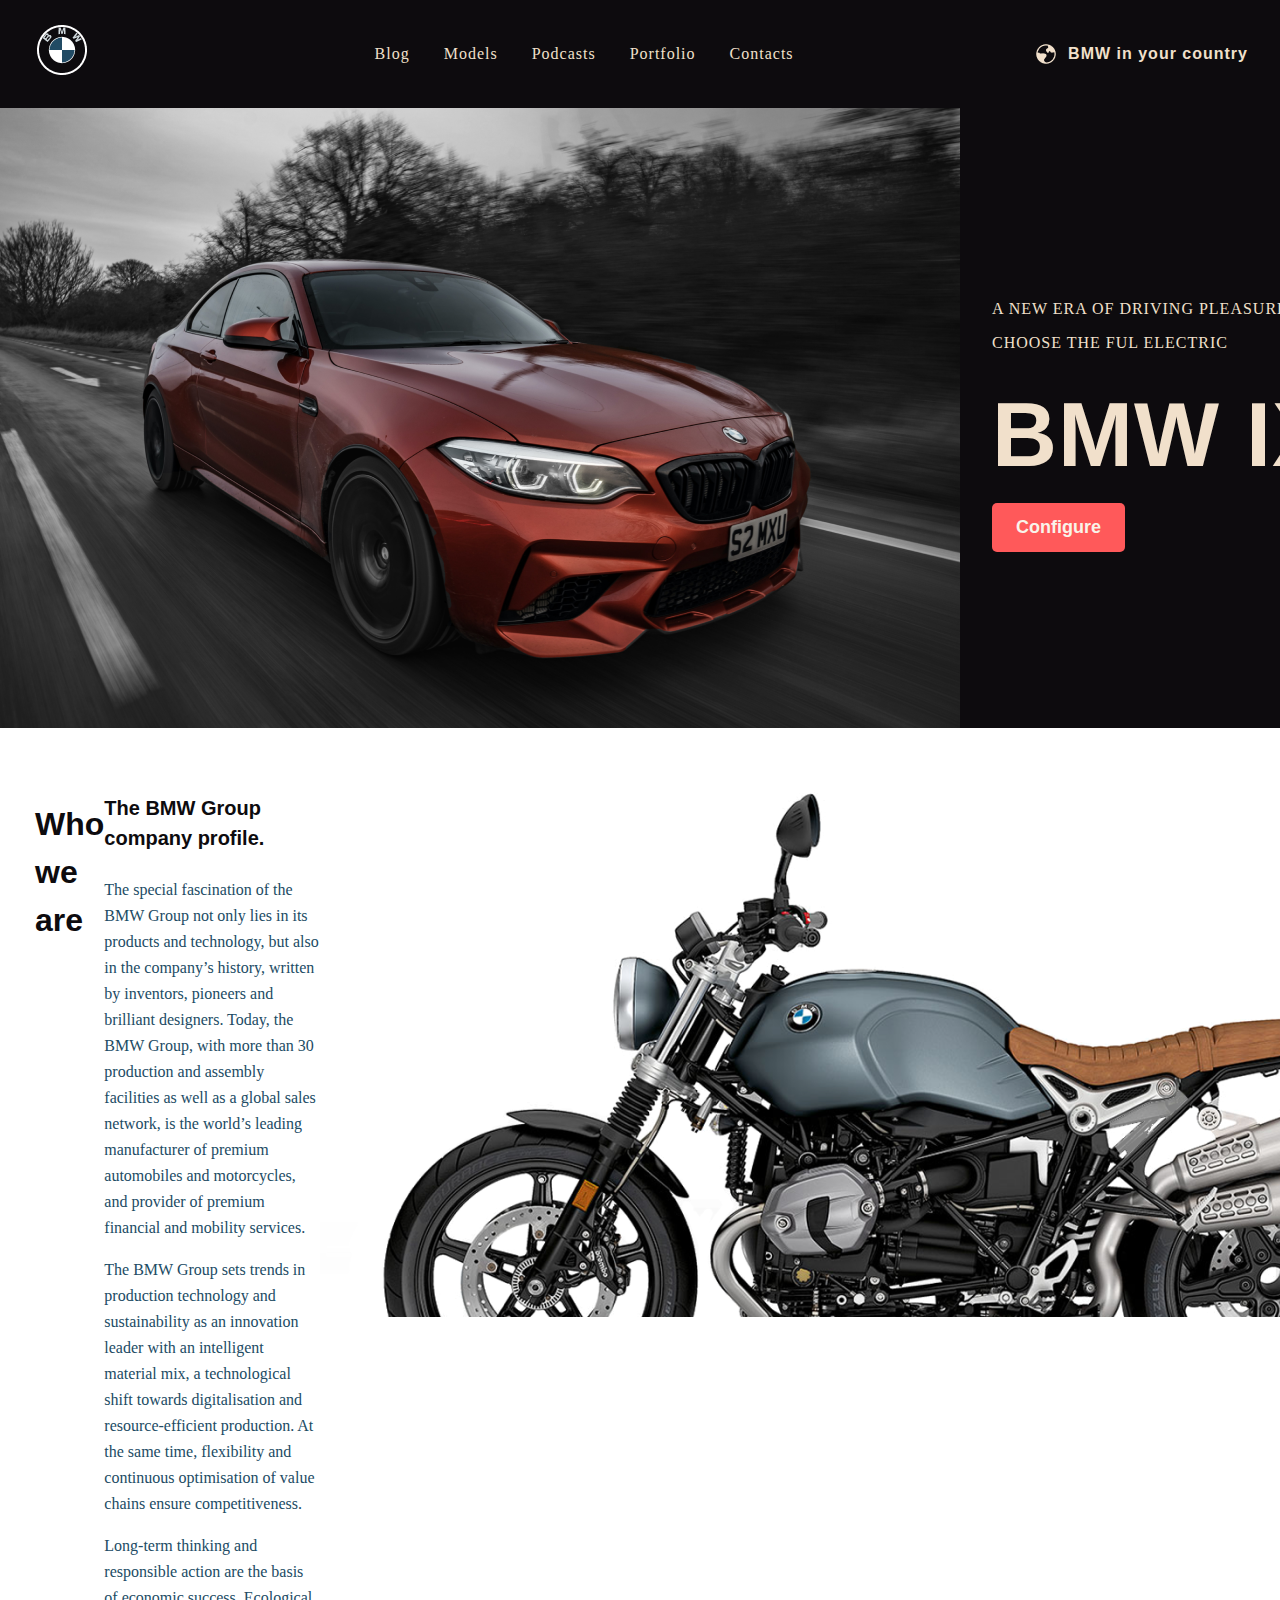
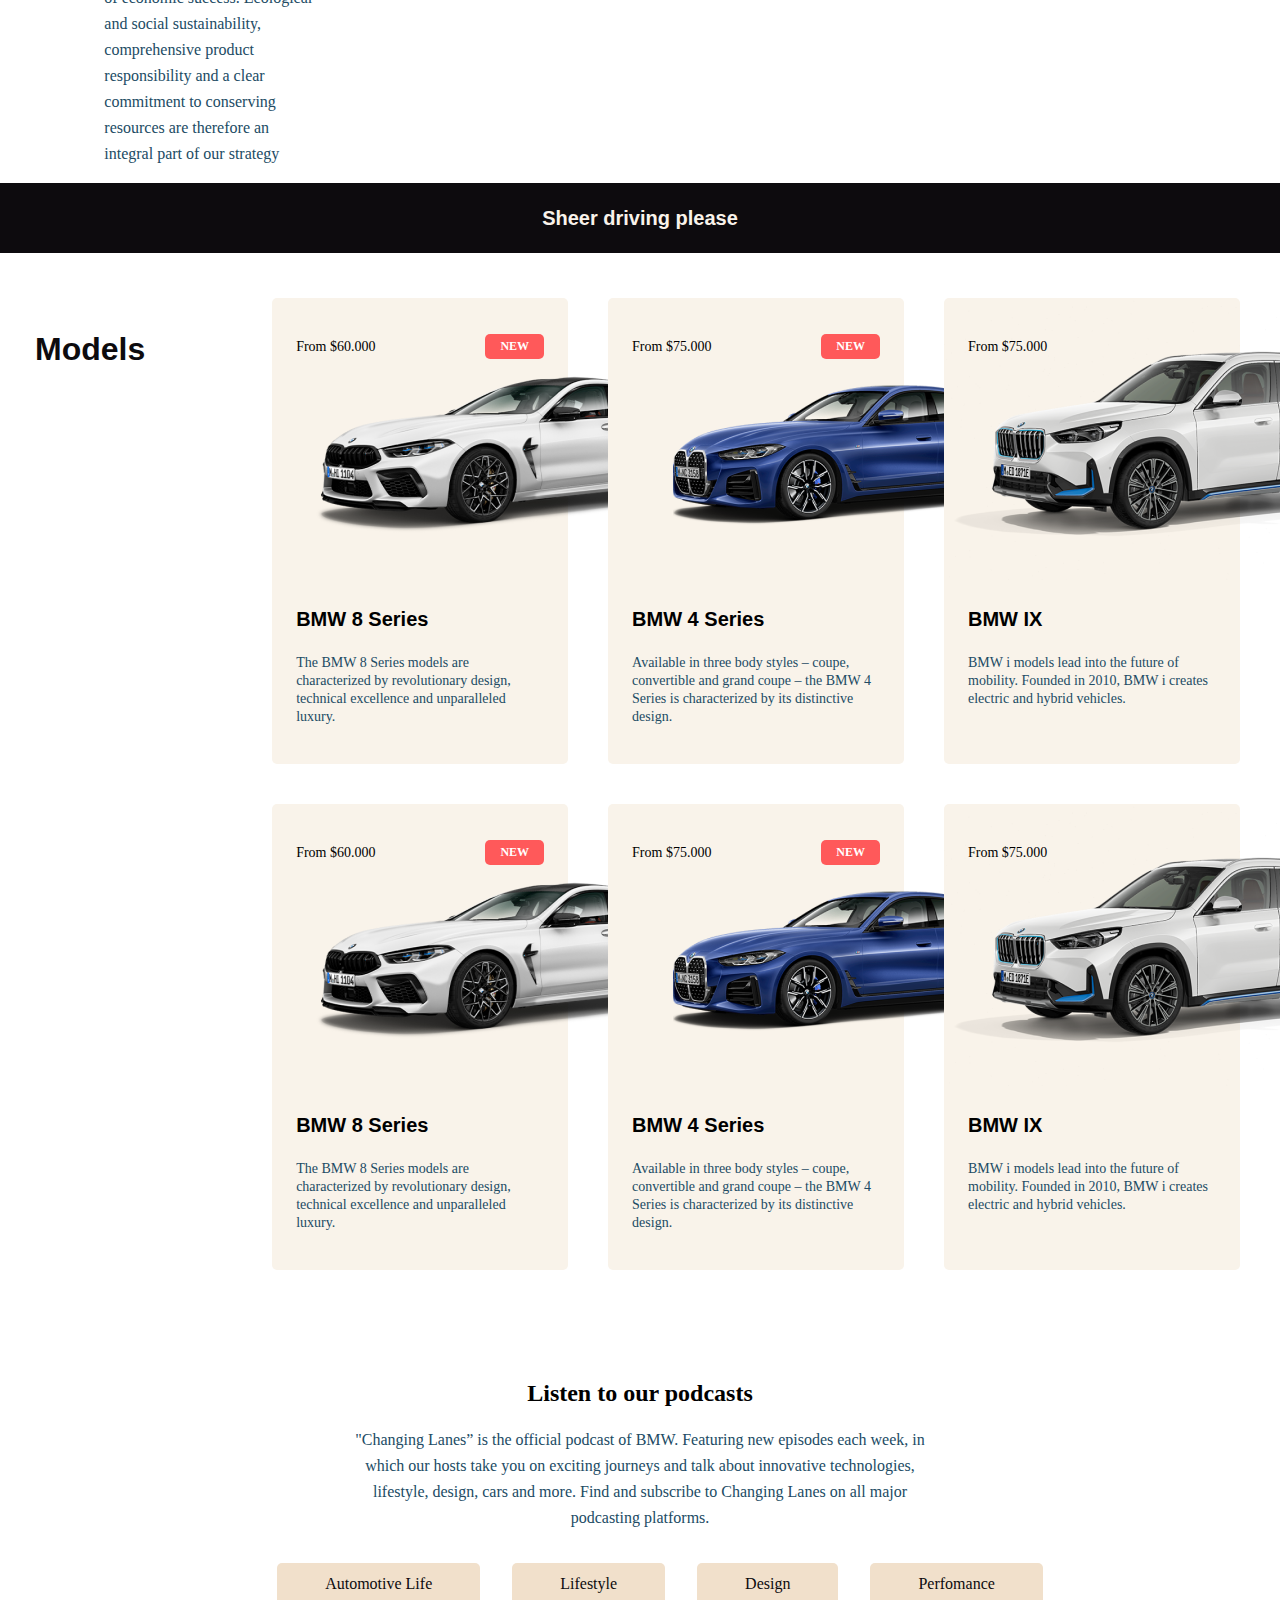
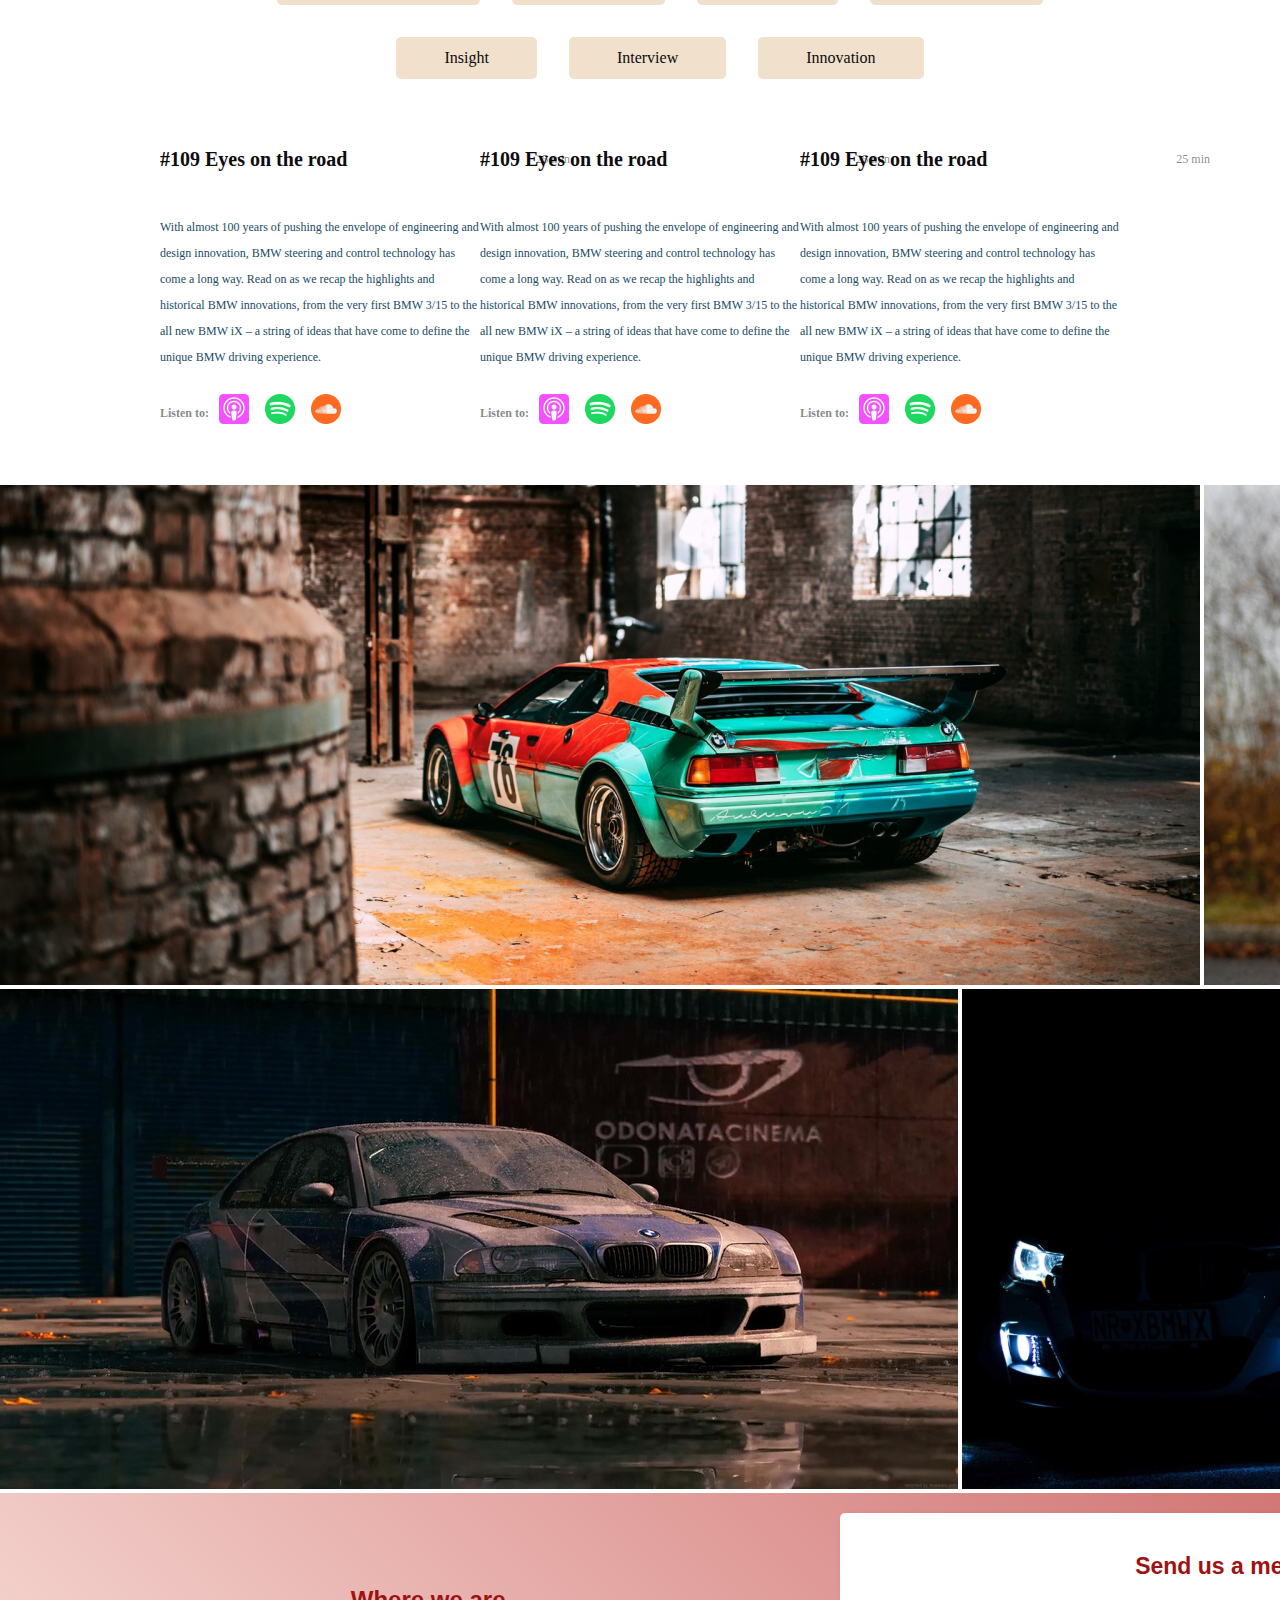
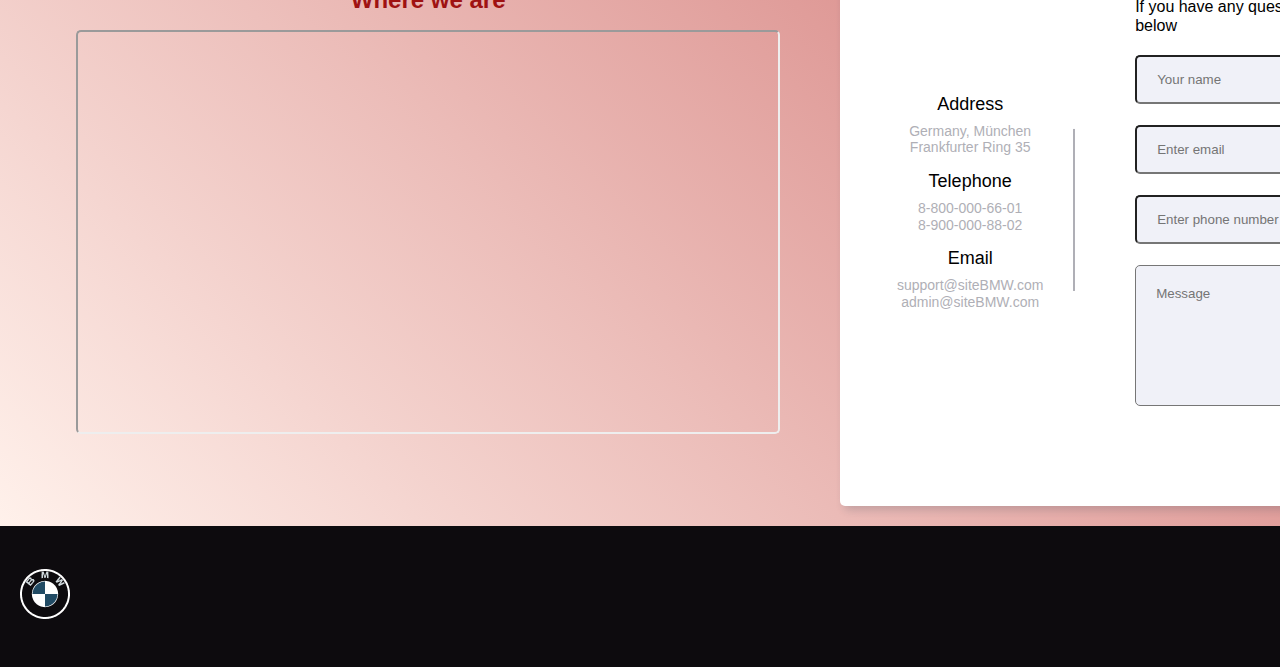
<file: index.html>
<!DOCTYPE html>
<html lang="en">
<head>
    <meta charset="UTF-8">
    <meta name="viewport" content="width=device-width, initial-scale=1.0">
    <title>BMW Group</title>
    <link rel="stylesheet" href="assets/styles/style.css">
</head>
<body>
    <div class="root">
        <div class="container">
            <header class="header">
            <img src="assets/Images/logo.png" class="logo"> 
            <nav>
             <ul class="topmenu">
                <li><a href="#blog" class="menu-link"> Blog </a> </li>
             <li><a href="#model" class="menu-link"> Models </a>
            <ul class="submenu">
                <li><a href="#model">BMW IX</a></li>
                <li><a href="#model">BMW 4 Series</a></li>
                <li><a href="#model">BMW 8 Series</a></li>
            </ul>
            </li>
              <li><a href="#podcat" class="menu-link"> Podcasts </a>
                <ul class="submenu">
                    <li><a href="#podcat">Insight</a></li>
                    <li><a href="#podcat">Design</a></li>
                    <li><a href="#podcat">Lifestyle</a></li>
                    <li><a href="#podcat">Interview</a></li>
                    <li><a href="#podcat">Innovation</a></li>
                    <li><a href="#podcat">Perfomance</a></li>
                    <li><a href="#podcat">Automotive Life</a></li>
                </ul>
            </li>
            <li><a href="#portfolio" class="menu-link" > Portfolio </a></li>
              <li><a href="#contact" class="menu-link"> Contacts </a></li>
                 </ul>
                    </nav>
              <a href="login.php" class="header-link">
                <img src="assets/Images/world.png" class="world"> 
                <span>BMW in your country</span>
                    </a> 
                </div>
                </header>
                <div class="hero">
                    <img src="assets/Images/car.png" class="image"> 
                    <div class="content-center">
                     <div class="text-center">
                 <p>A NEW ERA OF DRIVING PLEASURE.</p> 
                 <p>CHOOSE THE FUL ELECTRIC</p>
                 <h1 class="text-centerr"> BMW IX3 </h1>
                 <button class="button"> Configure </button>
                </div>
                </div> 
                </div>
               </div>
            </section>
         <section class="section" id="portfolio">
            <div class="wrapper">
       <h2 class="section-title">
        Who we are 
       </h2>
        <div class="about">
         <h3 class="about-title">
            The BMW Group company profile.
         </h3>
         <div class="about-content">
         <p>
            The special fascination of the BMW Group not only
             lies in its products and technology, but also in 
             the company’s history, written by inventors,
              pioneers and brilliant designers. Today, the 
              BMW Group, with more than 30 production and
               assembly facilities as well as a global sales 
               network, is the world’s leading manufacturer of
                premium automobiles and motorcycles, and provider
                 of premium financial and mobility services.
         </p>
         <p>
            The BMW Group sets trends in production technology 
            and sustainability as an innovation leader with an 
            intelligent material mix, a technological shift towards 
            digitalisation and  resource-efficient production. 
            At the same time, flexibility and continuous optimisation
             of value chains ensure competitiveness. 
         </p>
         <p>
            Long-term thinking and responsible action are the basis of economic success. 
            Ecological and social sustainability, comprehensive product responsibility and 
            a clear commitment to conserving resources are therefore an integral part of our 
            strategy
         </p>
         </div>
        </div>
        <div class="about-image">
        <img src="assets/Images/moto.png" class="moto"> 
        </div>
    </div> 
         </section>
         <section class="slogan"> 
            <p> Sheer driving please </p>
         </section>
         <section class="section section_two">
            <div class="wrapper">
           <h2 class="section-title"> Models </h2>

           <div class="models" id="model">
         <div class="models-item">
            <div class="models-item_info">
                <p class="models-item_price"> From $60.000 </p>
                <span class="models-item_tag"> new </span>
            </div>
            <div class="models-item_image">
                <img src="assets/Images/car4.png">
            </div>

            <div class="models-item_content">
                <h3 class="models-title"> BMW 8 Series </h3>
                <p class="models-item_desc"> 
        The BMW 8 Series models are characterized by revolutionary 
        design, technical excellence and unparalleled luxury.
                </p>
            </div>
            </div>
            <div class="models-item">
                <div class="models-item_info">
                    <p class="models-item_price"> From $75.000 </p>
                    <span class="models-item_tag"> new </span>
                </div>
                <div class="models-item_image">
                    <img src="assets/Images/car1.png">
                </div>
    
                <div class="models-item_content">
                <h3 class="models-title"> BMW 4 Series </h3>
                    <p class="models-item_desc"> 
        Available in three body styles – coupe, convertible and
         grand coupe – the BMW 4 Series is characterized by its distinctive design.
                    </p>
                </div>
                </div>
                <div class="models-item">
                    <div class="models-item_info">
                        <p class="models-item_price"> From $75.000 </p>
                    </div>
                    <div class="models-item_image">
                        <img src="assets/Images/car3.png">
                    </div>
        
                    <div class="models-item_content">
                        <h3 class="models-title"> BMW IX </h3>
                        <p class="models-item_desc"> 
        BMW i models lead into the future of mobility. Founded 
        in 2010, BMW i creates electric and hybrid vehicles.
                        </p>
                    </div>
                    </div>
                    <div class="models-item">
                        <div class="models-item_info">
                            <p class="models-item_price"> From $60.000 </p>
                            <span class="models-item_tag"> new </span>
                        </div>
                        <div class="models-item_image">
                            <img src="assets/Images/car4.png">
                        </div>
            
                        <div class="models-item_content">
                            <h3 class="models-title"> BMW 8 Series </h3>
                            <p class="models-item_desc"> 
                    The BMW 8 Series models are characterized by revolutionary 
                    design, technical excellence and unparalleled luxury.
                            </p>
                        </div>
                        </div>
                        <div class="models-item">
                            <div class="models-item_info">
                                <p class="models-item_price"> From $75.000 </p>
                                <span class="models-item_tag"> new </span>
                            </div>
                            <div class="models-item_image">
                                <img src="assets/Images/car1.png">
                            </div>
                
                            <div class="models-item_content">
                                <h3 class="models-title"> BMW 4 Series </h3>
                                <p class="models-item_desc"> 
                    Available in three body styles – coupe, convertible and
                     grand coupe – the BMW 4 Series is characterized by its distinctive design.
                                </p>
                            </div>
                            </div>
                            <div class="models-item">
                                <div class="models-item_info">
                                    <p class="models-item_price"> From $75.000 </p>
                                </div>
                                <div class="models-item_image">
                                    <img src="assets/Images/car3.png">
                                </div>
                    
                                <div class="models-item_content">
                                    <h3 class="models-title"> BMW IX </h3>
                                    <p class="models-item_desc"> 
                    BMW i models lead into the future of mobility. Founded 
                    in 2010, BMW i creates electric and hybrid vehicles.
                                    </p>
                                </div>
                                </div>
                                </div>
                               </section>
                               
                        <section class="section section-podcast section_two"  id="podcat">
                    <h2 class="section-titles"> Listen to our podcasts </h2>
                              <p class="podcast-text">
                    "Changing Lanes” is the official podcast of BMW. Featuring new 
                    episodes each week, in which our hosts take you on exciting 
                    journeys and talk about innovative technologies, lifestyle,
                     design, cars and more. Find and subscribe to Changing Lanes
                      on all major podcasting platforms.
                              </p>
                        <ul class="podcast-tabs">
                        <li class="podcast-tab">Automotive Life</li>
                        <li class="podcast-tab">Lifestyle</li>
                        <li class="podcast-tab">Design</li>
                        <li class="podcast-tab">Perfomance</li>
                        <li class="podcast-tab">Insight</li>
                        <li class="podcast-tab">Interview</li>
                        <li class="podcast-tab">Innovation</li>
                              </ul>
                              <div class="podcast-content">
                                <div class="podcast">
                                    <div class="podcast-info">
                    <h4 class="podcast-title"> #109 Eyes on the road </h4>
                    <div class="podcast-time"> 25 min </div>
                            </div>
                            <div class="podcast-desc">
                    With almost 100 years of pushing the envelope of engineering 
                    and design innovation, BMW steering and control technology has
                     come a long way. Read on as we recap the highlights and historical 
                     BMW innovations, from the very first BMW 3/15 to the all new BMW iX –
                      a string of ideas that have come to define the unique BMW driving experience.
                         </div>
                         <div class="podcast-socials">
                            <span class="socials"> Listen to: </span>
                            <ul class="podcast-icon">
                           <li>
                            <a href="https://podcast.com">
                            <img src="assets/Images/icon2.png">
                            </a>
                           </li>
                           <li>
                            <a href="https://spotify.com">
                            <img src="assets/Images/icon3.png">
                            </a>
                           </li>
                           <li>
                            <a href="https://soundcloud.com">
                            <img src="assets/Images/icon1.png">
                            </a>
                           </li>
                            </ul>
                         </div>
                            </div>
                            <div class="podcast">
                                <div class="podcast-info">
                <h4 class="podcast-title"> #109 Eyes on the road </h4>
                <div class="podcast-time"> 25 min </div>
                        </div>
                        <div class="podcast-desc">
                With almost 100 years of pushing the envelope of engineering 
                and design innovation, BMW steering and control technology has
                 come a long way. Read on as we recap the highlights and historical 
                 BMW innovations, from the very first BMW 3/15 to the all new BMW iX –
                  a string of ideas that have come to define the unique BMW driving experience.
                     </div>
                     <div class="podcast-socials">
                        <span class="socials"> Listen to: </span>
                        <ul class="podcast-icon">
                       <li>
                        <a href="https://podcast.com">
                        <img src="assets/Images/icon2.png">
                        </a>
                       </li>
                       <li>
                        <a href="https://spotify.com">
                        <img src="assets/Images/icon3.png">
                        </a>
                       </li>
                       <li>
                        <a href="https://soundcloud.com">
                        <img src="assets/Images/icon1.png">
                        </a>
                       </li>
                        </ul>
                     </div>
                        </div>
                        <div class="podcast">
                            <div class="podcast-info">
            <h4 class="podcast-title"> #109 Eyes on the road </h4>
            <div class="podcast-time"> 25 min </div>
                    </div>
                    <div class="podcast-desc">
            With almost 100 years of pushing the envelope of engineering 
            and design innovation, BMW steering and control technology has
             come a long way. Read on as we recap the highlights and historical 
             BMW innovations, from the very first BMW 3/15 to the all new BMW iX –
              a string of ideas that have come to define the unique BMW driving experience.
                 </div>
                 <div class="podcast-socials">
                    <span class="socials"> Listen to: </span>
                    <ul class="podcast-icon">
                   <li>
                    <a href="https://podcast.com">
                    <img src="assets/Images/icon2.png">
                    </a>
                   </li>
                   <li>
                    <a href="https://spotify.com">
                    <img src="assets/Images/icon3.png">
                    </a>
                   </li>
                   <li>
                    <a href="https://soundcloud.com">
                    <img src="assets/Images/icon1.png">
                    </a>
                   </li>
                    </ul>
                 </div>
                  </div>
                    </section>
                    <section class="section-blog" id="blog">
                    <div class="blog-list">
                    <div class="blog-row">
                        <div class="blog-item">
                  <img src="assets/Images/news1.png">
                </div>
                    <div class="blog-item">
                        <img src="assets/Images/news2.png">
                          </div>
                                </div>
                                <div class="blog-row">
                                    <div class="blog-item">
                                        <img src="assets/Images/bmwm3.jpg">
                                      </div>
                                      <div class="blog-item">
                                        <img src="assets/Images/news3.png">
                                      </div> 
                                </div>
                   
                    <div class="blog-list_under">
                        <div class="blog-list_un">
                            <h2 class="blog_text"> Where we are </h2>
                            <iframe class="nav_img" src="https://www.google.com/maps/embed?pb=!1m18!1m12!1m3!1d5242403.833258728!2d4.366367486406352!3d50.09063980836132!2m3!1f0!2f0!3f0!3m2!1i1024!2i768!4f13.1!3m3!1m2!1s0x479e7426f10c9671%3A0xf3e41200fc6d6ba4!2sBMW%20Munich!5e0!3m2!1sru!2sua!4v1713277629043!5m2!1sru!2sua"></iframe>
                            </div>
                  <div class="blog-list_center">
           <div class="left-side">
            <div class="address details">
              <div class="topic">Address</div>
              <div class="text-one">Germany, München</div>
              <div class="text-two">Frankfurter Ring 35</div>
            </div>
            <div class="phone details">
              <i class="fas fa-phone-alt"></i>
              <div class="topic">Telephone</div>
              <div class="text-one">8-800-000-66-01</div>
              <div class="text-two">8-900-000-88-02</div>
            </div>
            <div class="email details">
              <i class="fas fa-envelope"></i>
              <div class="topic">Email</div>
              <div class="text-one">support@siteBMW.com</div>
              <div class="text-two">admin@siteBMW.com</div>
            </div>
          </div>
          <div class="right-side" id="contact">
            <div class="topic-text">Send us a message</div>
            <p>
                If you have any questions or suggestions for cooperation or you want to buy a car -
                 out the form below
            </p>
            <form  action="http://localhost/myProject/mysite/subscription_ajax.php" method="post">
                <div class="input-box">
                  <input type="text" name="name" placeholder="Your name" />
                </div>
                <div class="input-box">
                  <input type="text" name="email" placeholder="Enter email" />
                </div>
                <div class="input-box">
                  <input type="text" name="phone_number" placeholder="Enter phone number" />
                </div>
                <div class="input-box message-box">
                  <textarea name="message" placeholder="Message"></textarea>
                </div>
                <button type="submit" class="blog-list_button">Send message</button>
              </form>              
          </div>
                    </div>
                </div>
                </div>
                    </section>
                 <footer class="footer">
                   <img class="footer-logo" src="assets/Images/logo.png" class="logo"> 
                   <p class="footer-reserved">All rights reserved © 2024</p>
                   <p class="footer-company">BMW AG</p>
                </footer>
        </div>
    </div>
    <script src="https://ajax.googleapis.com/ajax/libs/jquery/3.4.1/jquery.min.js"></script>
     <script src="assets/js/main.js"></script> 
</body>
</html>
</file>
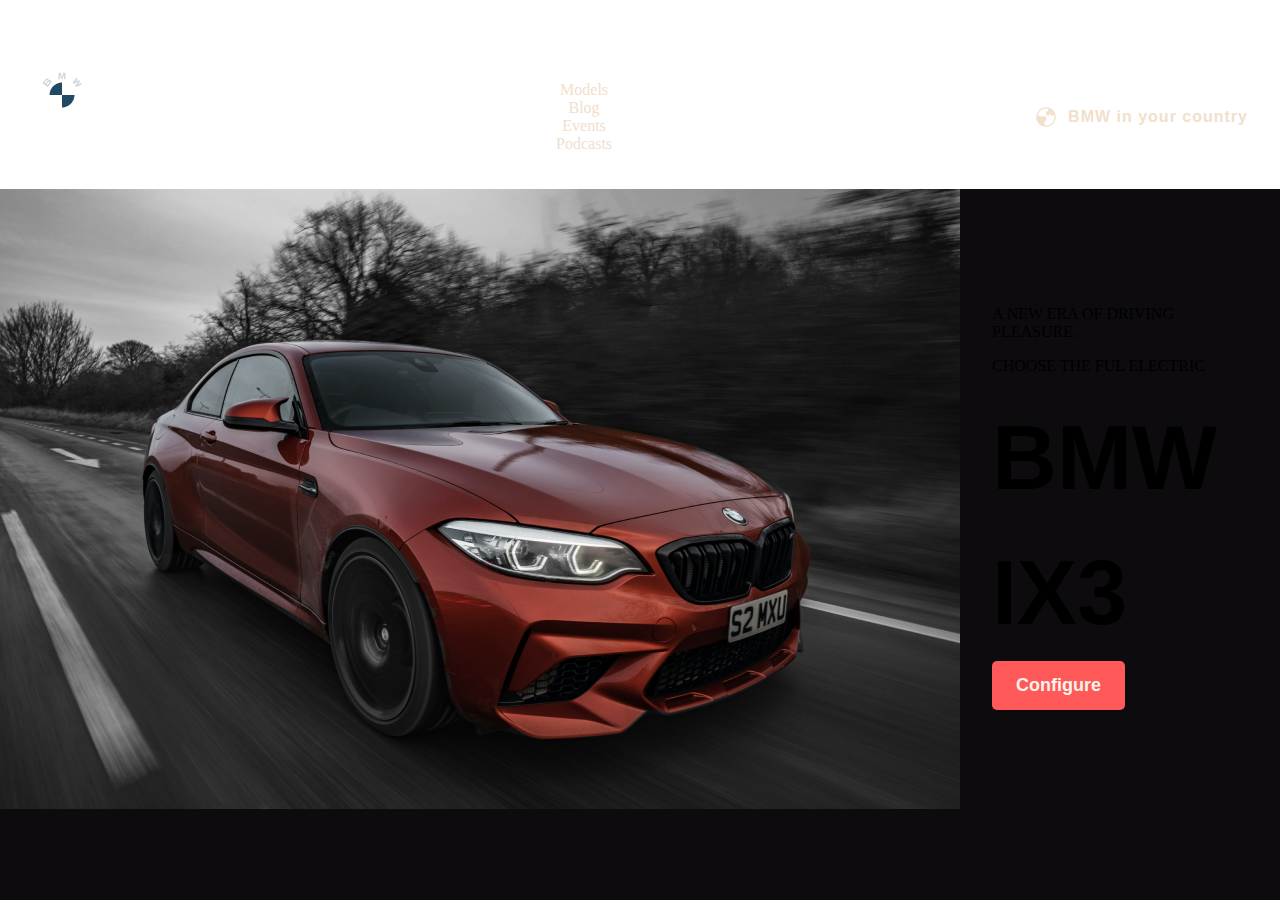
<file: idex.html>
<!DOCTYPE html>
<html lang="en">
<head>
    <meta charset="UTF-8">
    <meta name="viewport" content="width=device-width, initial-scale=1.0">
    <title>BMW Group</title>
    <link rel="stylesheet" href="assets/styles/style.css">
</head>
<body>
    <div class="root">
        <div class="container">
            <section class="section">
                <header class="header">
                    <img src="logo.png" class="logo"> 
                    <nav>
                        <ul class="menu">
                            <li>
                                <a href="#" class="menu-link">
                                    Models
                                </a>
                            </li>
                            <li> 
                                <a href="#" class="menu-link">
                                   Blog
                                </a> 
                            </li>
                            <li>
                            <a href="#" class="menu-link" >
                                Events
                                </a>
                            </li>
                            <li>
                             <a href="#" class="menu-link">
                                    Podcasts
                                </a> 
                            </li>
                        </ul>
                    </nav>
                    <a href="#" class="header-link">
                        <img src="world.png" class="world"> 
                        <span>BMW in your country</span>
                    </a> 
                </div>
                </header>
                <div class="hero">
                    <img src="car.png" class="image"> 
                    <div class="content">
                        <div class="text-center">
                      <p>A NEW ERA OF DRIVING PLEASURE.</p> 
                      <p>CHOOSE THE FUL ELECTRIC</p>
                            <h1 class="text-centerr">
                           BMW IX3
                       </h1>
                       <button class="button">
                           Configure
                       </button>
                        </div>
                   </div> 
                </div>
               </div>
            </section>
        </div>
    </div>
</body>
</html>
</file>
<file: assets/styles/style.css>
body {
    background-color: #0D0B0E;
    margin: 0;
}
html {scroll-behavior: smooth;}
.root {
    max-width: 1920px;
}
.container {
    margin: 0 auto;
}
.header {
    display: flex;
    justify-content: space-between;
    padding: 20px 32px;
}
.logo {
    align-items: center;
    width: 60px;
    height: 60px;
}
.menu-link {
    align-items: center;
    color: #F1E0CB;
    text-decoration: none;
}
.menu-link:hover {
    color:#d4b082;
    transition: 0.6s;
}
nav {
    text-align: center;
    
  }
  nav ul {
    list-style: none;
  }
  nav a {
    text-decoration: none;
    display: block;
    color: #000000;
  }
  .topmenu > li {
    display: inline-block;
    position: relative;
  }
  .topmenu > li > a {
    position: relative;
    padding: 10px 15px;
    font-family: 'Times New Roman', Times, serif;
    line-height: 1;
    letter-spacing: 1px;
  }
  .topmenu > li > a:before {
    content: "";
    position: absolute;
    z-index: 5;
    left: 50%;
    top: 100%;
    width: 10px;
    height: 10px;
    background: white;
    border-radius: 50%;
    transform: translate(-50%, 20px);
    opacity: 0;
    transition: .3s;
  }
  .topmenu li:hover a:before {
    transform: translate(-50%, 0);
    opacity: 1;
  }
  .submenu {
    position: absolute;
    z-index: 4;
    left: 50%;
    top: 100%;
    width: 150px;
    padding: 15px 0 15px;
    margin-top: 5px;
    background: white;
    border-radius: 5px;
    box-shadow: 0 0 30px rgba(0,0,0,.2);
    box-sizing: border-box;
    visibility: hidden;
    opacity: 0;
    transform: translate(-50%, 20px);
    transition: .3s;
  }
  .topmenu > li:hover .submenu {
    visibility: visible;
    opacity: 1;
    transform: translate(-50%, 0);
  }
  .submenu a {
    font-family: 'Times New Roman', Times, serif;
    font-size: 11px;
    letter-spacing: 1px;
    padding: 5px 10px;
    transition: .3s linear;
  }
  .submenu a:hover {background: #e8e8e8;}
.world {
    align-items: center;
    top: 40px;
    width: 20px;
    height: 20px;
}
.header-link {
    align-items: center;
    display: flex;
    font-family: Arial, Helvetica, sans-serif;
    color: #F1E0CB;
    column-gap: 12px;
    text-decoration: none;
    line-height: 20px;
    font-weight: 600;
    letter-spacing: 1px;
}
 
.header-link:hover {
    color:#d4b082;
    transition: 0.6s;
}
.hero {
    width: 620px;
    align-items: center;
    display: flex;
    font-family: 'Times New Roman', Times, serif;
    column-gap: 32px;
    
}
.image {
    background-repeat: no-repeat;
    background-position: center;
    align-items: center;
    display: flex;
    width: 960px;
    height: 620px;
}
.content-center {
    width: 50%;
    color: #F1E0CB;
    height: 100%;
    align-items: center;
    white-space: nowrap;
    letter-spacing: 1px;
}
.text-centerr {
    font-family: Arial, Helvetica, sans-serif;
    margin: 0;
    font-weight: 700;
    font-size: 90px;
    line-height: 135px;
}
.button:hover {
    background-color: #c43939;
    transition: 0.6s;
}
.button {
    border: none;
    color: #F9F3EA;
    background-color: #FF595A;
    padding: 11px 24px;
    font-weight: 700;
    font-size: 18px;
    line-height: 27px;
    cursor: pointer;
    border-radius: 5px;
}
.wrapper {
    display: flex;
 
}
.section {
    max-width: 1920px;
    background-color:#FFFFFF;
    padding: 45px  0 0.3px;
}
.section-title {
    font-family: Arial, Helvetica, sans-serif;
    color: #0D0B0E;
    width: 20%;
    font-size: 32px;
    line-height: 48px;
    margin-left: 35px;
}
.about {
    max-width: 35%;
 
}
.about-title {
    font-family: Arial, Helvetica, sans-serif;
    font-weight: 600;
    font-size: 20px;
    line-height: 30px;
    color:#0D0B0E; 
}
.about-content {
    font-family: 'Times New Roman', Times, serif;
    font-weight: 400;
    line-height: 26px;
    color:#214B64;
    margin-bottom: 16px;
    margin-top: 24px;
}
.slogan {
   max-width: 1920px;
   font-family: Arial, Helvetica, sans-serif;
   text-align: center;
   font-weight: 700;
   font-size: 20px;
   line-height: 30px;
   color: #F9F3EA;
}
.moto {
    vertical-align: bottom;
}
.models {
    display: flex;
    width: 85%;
    flex-wrap: wrap;
     gap: 40px;
}
.models-item {
    background-color:#F9F3EA;
    width: calc(100% / 3 - 40px) ;
    position: relative;
    border-radius: 5px;
}
.models-item_info{
    display: flex;
    justify-content: space-between;
    padding: 24px;
   align-items: center;
   position: absolute;
   top: 0;
   left: 0;
   right: 0;
}
.models-item_price {
    font-family: 'Times New Roman', Times, serif;
    font-weight: 400;
    font-size: 14px;
    line-height: 21px;
}
.models-item_tag {
    font-weight: 700;
    font-size: 12px;
    line-height: 15px;
    text-transform: uppercase;
    color: #FFFFFF;
    background-color: #FF595A;
    padding: 5px 15px;
    border-radius: 5px;
}
.models-item_image {
    text-align: center;
}
.models-item_content {
    padding: 0 24px 24px 24px;
}
.models-title {
    font-family: Arial, Helvetica, sans-serif;
    font-size: 20px;
    font-weight: 600;
    line-height: 30px;
}
.models-item_desc {
    font-family: 'Times New Roman', Times, serif;
    color:#214B64;
    font-size: 14px;
    font-weight: 400;
    line-height: 18px;
    margin-top: 7px;
}
.section-podcast {
    padding-bottom: 80px;
}
.section_two {
    padding-bottom: 45px;
}
.section-titles {
    width: 100%;
    text-align: center;
}
.podcast-text {
    margin: 20px auto 32px auto;
    max-width: 600px;
    text-align: center;
    font-weight: 400;
    line-height: 26px;
    color: #214B64;
}
.podcast-tabs {
    display: flex;
    justify-content: center;
    flex-wrap: wrap;
    max-width: 835px;
    margin: 0 auto;
    gap: 32px;
}
.podcast-tab {
    padding: 8px 48px;
    font-weight: 400;
    line-height: 26px;
    background-color: #F1E0CB;
    color:#0D0B0E;
    list-style-type: none;
    cursor: pointer;
    border-radius: 5px;
}
.podcast-tab:hover {
    background-color: #FF595A;
    color: #F1E0CB;
    transition: 0.6s;
}
.podcast {
    width: calc(100% / 4);
}
.podcast-info {
    display: flex;
    justify-content: space-between;
    align-items: center;
    width: 410px;
}
.podcast-title {
    font-weight: 700;
    font-size: 20px;
    line-height: 26px;
    color: #0D0B0E;
}
.podcast-time {
    font-weight: 400px;
    font-size: 12px;
    line-height: 26px;
    color:#0D0B0E80;
}
.podcast-desc {
    max-width: 440px;
    margin: 16px 0;
    font-weight: 400;
    font-size: 12px;
    line-height: 26px;
    color: #214B64;
}
.podcast-socials {
    display: flex;
    align-items: center;
    font-weight: 700;
    font-size: 12px;
    line-height: 26px;
    color:#0D0B0E80;
    column-gap: 16px;
}
.podcast-icon {
    display: flex;
    align-items: center;
    justify-content: center;
    width: 30px;
    height: 30px;
    list-style-type: none;
    column-gap: 16px;
}
.podcast-content {
    margin-top: 40px;
    display: flex;
    justify-content: center;
}
.section-blog {
    max-width: 1920px;
    background-color: #FFFFFF;
    display: flex;
    gap: 4px;
}
.blog-item {
    height: 500px;
    background-repeat: no-repeat;
    background-size: cover;
    background-position: center;
    position: relative;
    cursor: pointer;
}
.blog-row {
    display: flex;
    margin: 0 0 4px;
    column-gap: 4px;

}
.blog-row:nth-child(2n){
    width: calc(50% - 2px);
}
.blog-item_title {
    color: #F1E0CB;
}
.blog-list_button {
    border: none;
    color: #F9F3EA;
    background-color: #FF595A;
    padding: 11px 24px;
    font-weight: 700;
    font-size: 18px;
    line-height: 27px;
    cursor: pointer;
    margin: 42px auto 0 auto;
    display: block;
}
.blog-list_button:hover {
     background-color: #c43939;
     transition: 0.6s;  
}
.footer {
    max-width: 1920px;
    display: flex;
    align-items: center;
    padding: 15px 0 20px ;
}
.footer-reserved {
    color: #F1E0CB;
    font-family: 'Times New Roman', Times, serif;
    margin-left: 1550px;
    font-weight: 400;
    font-size: 13px;
    line-height: 20px;
    letter-spacing: 1px;
}
.footer-company {
    color: #F1E0CB;
    font-family: Arial, Helvetica, sans-serif;
    margin-left: 24px;
    font-size: 13px;
    line-height: 20px;
    font-weight: 760;
}
.footer-logo {
    margin-left: 15px;
}
.blog-list_under {
  font-family: "Roboto", sans-serif;
  font-size: 16px;
  line-height: 1.2;
  width: 100%;
  background: linear-gradient(45deg, #fff1eb, #c34e4e);
  display: flex;
  justify-content: center; 
  align-items: center; 
  max-width: 1920px;
}
.blog-list_center {
    display: flex; 
    align-items: center; 
    justify-content: space-between; 
    background: #fff;
    padding: 40px;
    border-radius: 5px;
    box-shadow: 4px 4px 8px 0 rgba(34, 60, 80, 0.2);
    margin: 20px;
}
  .left-side {
    width: 20%; 
    height: 100%;
    position: relative; 
    display: flex;
    flex-direction: column; 
  }
  .left-side::before {
    content: ""; 
    position: absolute; 
    height: 70%; 
    width: 2px; 
    background: #afafb6;
    right: -15px; 
    top: 50%; 
    transform: translateY(-50%); 
  }
  .right-side {
    margin-left: 75px;
  }
  .details {
    margin-bottom: 15px;
    text-align: center;
  }
  .details i {
    font-size: 25px; 
    color: #3e2093; 
    margin-bottom: 10px;
  }
  .topic {
    font-size: 18px;
    font-weight: 500;
    margin-bottom: 7px; 
  }
  .text-one,
  .text-two {
    font-size: 14px;
    color: #afafb6;
  }
  .topic-text {
    font-size: 23px;
    font-weight: 600;
    color: #9f1212;
    margin-bottom: 10px;
  }
  .right-side p {
    margin-bottom: 20px;
  }
  .input-box {
    height: 50px; 
    width: 100%; 
    margin-bottom: 20px; 
  }
  .input-box input,
  .input-box textarea {
    height: 90%; 
    width: 95%;
    border-radius: 5px; 
    background: #f0f1f8;
    padding: 0 20px; 
  }
  .input-box textarea {
    resize: none; 
    padding: 20px;
    font-family: "Roboto", sans-serif;
  }
  .message-box {
    min-height: 110px; 
  }
  .blog-list_button {
    border: none;
    color: #F9F3EA;
    background-color: #FF595A;
    padding: 11px 24px;
    font-weight: 700;
    font-size: 18px;
    line-height: 27px;
    cursor: pointer;
    margin: 42px auto 0 auto;
    display: block;
    border-radius: 5px;
}
.blog-list_button:hover {
     background-color: #c43939;
     transition: 0.6s;  
}
.nav_img {
    width: 700px;
    height: 400px;
    margin: 4px 40px 35px 40px;
    border-radius: 5px;
}
.blog_text {
    color: #9f1212;
    font-family: Arial, Helvetica, sans-serif;
    text-align: center;
    font-weight: 765;
    margin: 40px;
    height: 0px
}
</file>
